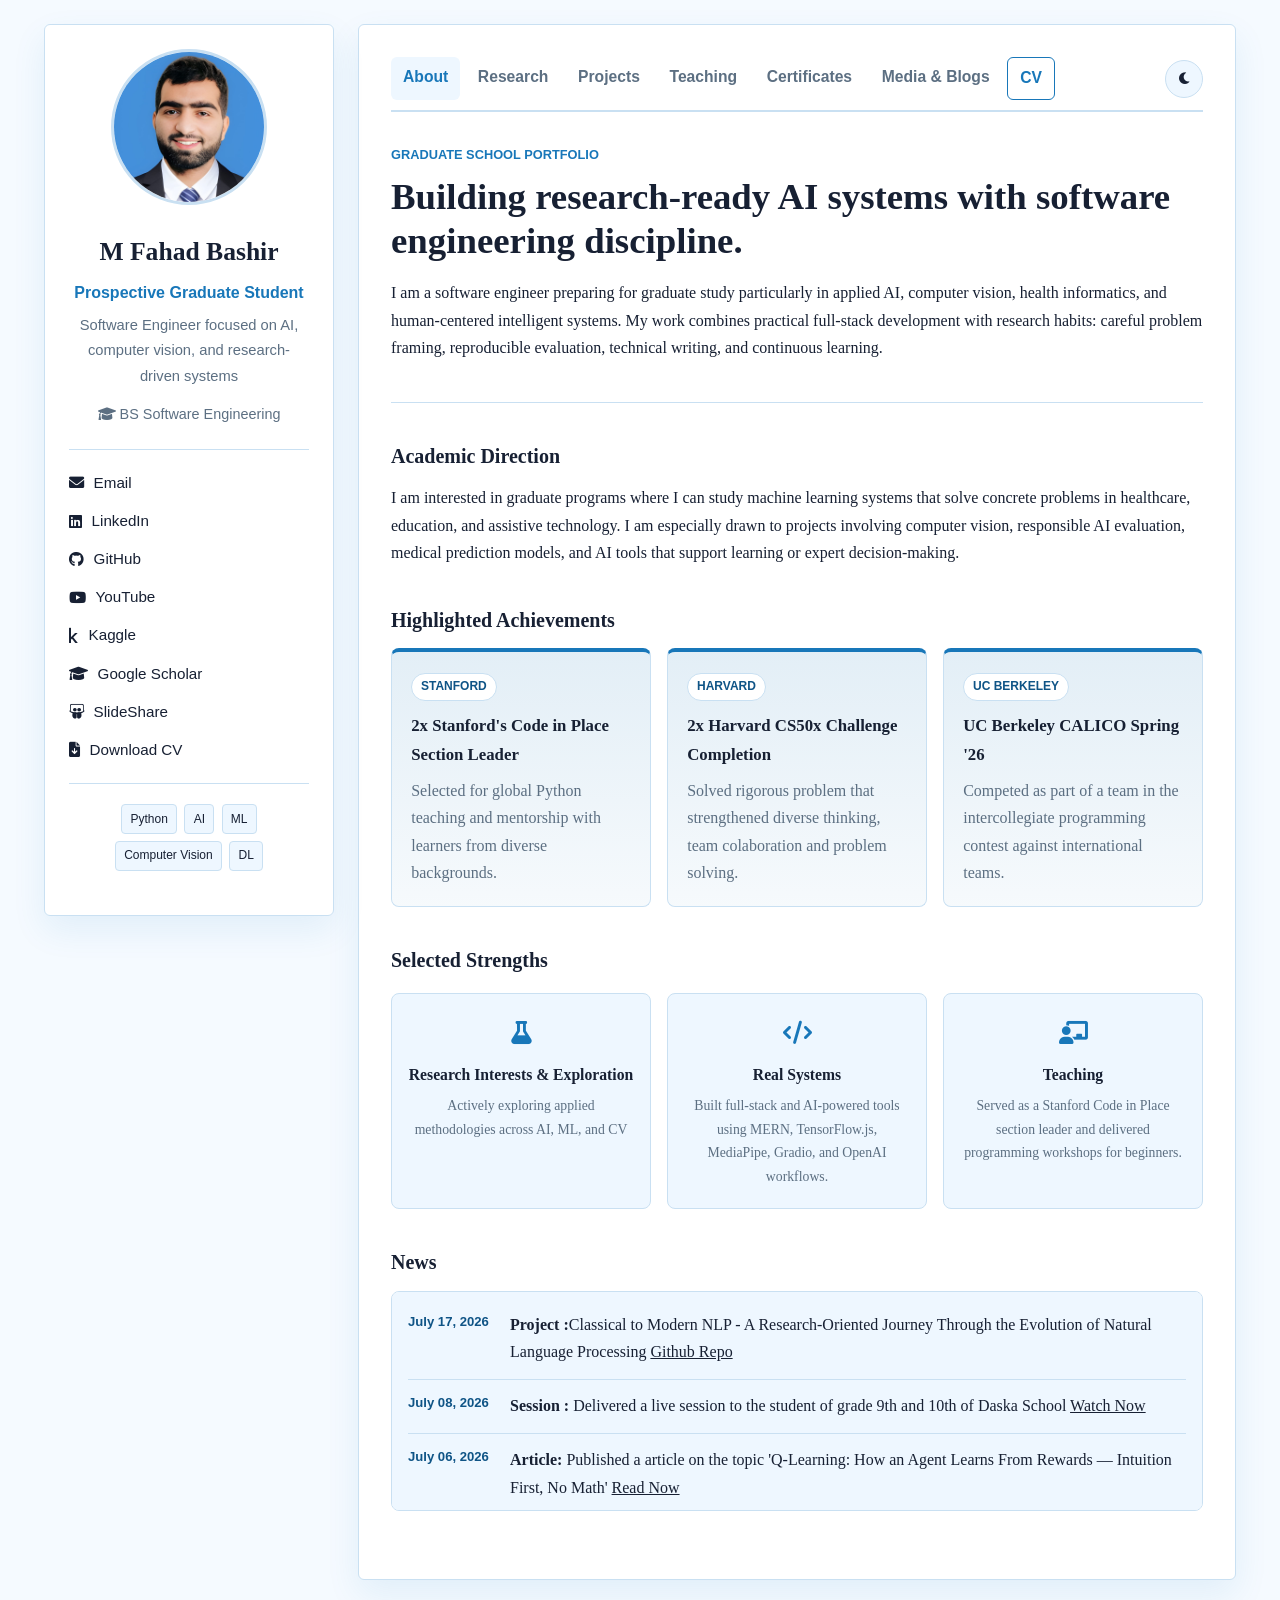
<file: index.html>
<!DOCTYPE html>
<html lang="en">
<head>
    <meta charset="UTF-8">
    <meta name="viewport" content="width=device-width, initial-scale=1.0">
    <title>Muhammad Fahad Bashir | Portfolio</title>
    <link rel="stylesheet" href="style.css">
    <link rel="stylesheet" href="https://cdnjs.cloudflare.com/ajax/libs/font-awesome/6.0.0/css/all.min.css">
    <script src="script.js" defer></script>

    <!-- Google tag (gtag.js) -->
<script async src="https://www.googletagmanager.com/gtag/js?id=G-B8ZJE2GND9"></script>
<script>
  window.dataLayer = window.dataLayer || [];
  function gtag(){dataLayer.push(arguments);}
  gtag('js', new Date());

  gtag('config', 'G-B8ZJE2GND9');
</script>


</head>
<body>
    <div class="portfolio-container">
        <aside class="sidebar">
            <img src="profile.png" alt="Muhammad Fahad Bashir" class="profile-img">
            <h1>M Fahad Bashir</h1>
            <p class="title">Prospective Graduate Student</p>
            <p class="subtitle">Software Engineer focused on AI, computer vision, and research-driven systems</p>
            <p class="institution"><i class="fas fa-graduation-cap"></i> BS Software Engineering</p>

            <div class="contact-links">
                <a href="mailto:bashirfahad789@gmail.com"><i class="fas fa-envelope"></i> Email</a>
                <a href="https://linkedin.com/in/mfahadbashir" target="_blank" rel="noopener"><i class="fab fa-linkedin"></i> LinkedIn</a>
                <a href="https://github.com/muhammadfahd" target="_blank" rel="noopener"><i class="fab fa-github"></i> GitHub</a>
                <a href="https://www.youtube.com/@mfahadbashir45" target="_blank" rel="noopener"><i class="fab fa-youtube"></i> YouTube</a>
                <a href="https://www.kaggle.com/muhammadfahadbashir" target="_blank" rel="noopener"><i class="fab fa-kaggle"></i> Kaggle</a>
                <a href="https://scholar.google.com/citations?view_op=search_authors&mauthors=Muhammad+Fahad+Bashir" target="_blank" rel="noopener"><i class="fas fa-graduation-cap"></i> Google Scholar</a>
                <a href="https://www.slideshare.net/MuhammadFahadBashir3?itemsPerPage=18" target="_blank" rel="noopener"><i class="fab fa-slideshare"></i> SlideShare</a>
                <a href="cv.pdf" download><i class="fas fa-file-arrow-down"></i> Download CV</a>
            </div>

            <div class="tag-cloud">
                <span>Python</span> 
                <span>AI</span>
                <span>ML </span>
                <span>Computer Vision</span>
                <span>DL </span>
            </div>
        </aside>

        <main class="content-area">
            <nav class="tabs-nav" aria-label="Primary navigation">
                <div class="nav-links">
                    <a href="index.html" class="nav-link active">About</a>
                    <a href="research.html" class="nav-link">Research</a>
                    <a href="projects.html" class="nav-link">Projects</a>
                    <a href="workshops.html" class="nav-link">Teaching</a>
                    <a href="certificates.html" class="nav-link">Certificates</a>
                    <a href="gallery.html" class="nav-link">Media & Blogs</a>
                    <a href="cv.pdf" class="nav-link cv-link" download>CV</a>
                </div>
                <button class="theme-toggle" id="theme-toggle" type="button" aria-label="Toggle color theme">
                    <i class="fas fa-moon mode-icon" aria-hidden="true"></i>
                </button>
            </nav>

            <section class="intro-section">
                <p class="eyebrow">Graduate school portfolio</p>
                <h2>Building research-ready AI systems with software engineering discipline.</h2>
                <p>I am a software engineer preparing for graduate study particularly in applied AI, computer vision, health informatics, and human-centered intelligent systems. My work combines practical full-stack development with research habits: careful problem framing, reproducible evaluation, technical writing, and continuous learning.</p>
            </section>

            <section>
                <h3>Academic Direction</h3>
                <p>I am interested in graduate programs where I can study machine learning systems that solve concrete problems in healthcare, education, and assistive technology. I am especially drawn to projects involving computer vision, responsible AI evaluation, medical prediction models, and AI tools that support learning or expert decision-making.</p>
            </section>

            <section>
                <h3>Highlighted Achievements</h3>
                <div class="achievement-strip">
                    <article class="achievement-card">
                        <span class="achievement-source">Stanford</span>
                        <h4>2x Stanford's Code in Place Section Leader</h4>
                        <p>Selected for global Python teaching and mentorship with learners from diverse backgrounds.</p>
                    </article>
                    <article class="achievement-card">
                        <span class="achievement-source">Harvard</span>
                        <h4>2x Harvard CS50x Challenge Completion</h4>
                        <p>Solved rigorous problem that strengthened diverse thinking, team colaboration and problem solving.</p>
                    </article>
                    <article class="achievement-card">
                        <span class="achievement-source">UC Berkeley </span>
                        <h4>UC Berkeley CALICO Spring '26</h4>
    <p>Competed as part of a team in the intercollegiate programming contest against international teams.</p>
                    </article>
                </div>
            </section>


            <section>
                <h3>Selected Strengths</h3>
                <div class="highlights-grid">
                    <div class="highlight-badge">
                        <div class="badge-icon"><i class="fas fa-flask"></i></div>
                       <h4>Research Interests & Exploration</h4>
                    <p>Actively exploring applied methodologies across AI, ML, and CV</p>
                    </div>
                    <div class="highlight-badge">
                        <div class="badge-icon"><i class="fas fa-code"></i></div>
                        <h4>Real Systems</h4>
                        <p>Built full-stack and AI-powered tools using MERN, TensorFlow.js, MediaPipe, Gradio, and OpenAI workflows.</p>
                    </div>
                    <div class="highlight-badge">
                        <div class="badge-icon"><i class="fas fa-chalkboard-teacher"></i></div>
                        <h4>Teaching</h4>
                        <p>Served as a Stanford Code in Place section leader and delivered programming workshops for beginners.</p>
                    </div>
                </div>
            </section>

            <section>
                <h3>News</h3>
                <div class="scrollable-news-container">

                    <div class="news-feed-item">
                    <time datetime="2026-07-17" class="news-date">July 17, 2026</time>
                    <p><strong>Project :</strong>Classical to Modern NLP - A Research-Oriented Journey Through the Evolution of Natural Language Processing <a href="https://github.com/muhammadfahd/classical-to-modern-nlp" target="_blank" rel="noopener" class="news-url"> Github Repo</a></p>
                    </div>

                  
                    <div class="news-feed-item">
                        <time datetime="2026-06-27" class="news-date">July 08, 2026</time>
                        <p><strong>Session :</strong> Delivered a live session to the student of grade 9th and 10th of Daska School  <a href="https://www.youtube.com/watch?v=la88frMdLw4" target="_blank" rel="noopener" class="news-url">Watch Now </a></p>
                    </div>

                    <div class="news-feed-item">
                        <time datetime="2026-06-27" class="news-date">July 06, 2026</time>
                        <p><strong>Article:</strong> Published a article on the topic 'Q-Learning: How an Agent Learns From Rewards — Intuition First, No Math' <a href="https://ml-diaries-by-fahd.hashnode.dev/q-learning-how-an-agent-learns-from-rewards-intuition-first-no-math" target="_blank" rel="noopener" class="news-url">Read Now </a></p>
                    </div>

                    <div class="news-feed-item">
                        <time datetime="2026-06-27" class="news-date">Jun 27, 2026</time>
                        <p><strong>Workshop:</strong> Delivered a live workshop on practical audio processing with machine learning. <a href="https://youtu.be/pgzVqbwaPww" target="_blank" rel="noopener" class="news-url">Watch Recording</a></p>
                    </div>
                    <div class="news-feed-item">
                        <time datetime="2026-06-20" class="news-date">Jun 20, 2026</time>
                        <p><strong>Workshop:</strong> Delivered "Real-Time Object Detection and Image Analysis using YOLO" to 30+ participants. <a href="https://youtu.be/oaAVFo2bmYA" target="_blank" rel="noopener" class="news-url">Watch Recording</a></p>
                    </div>
                    <div class="news-feed-item">
                        <time datetime="2026-04" class="news-date">Apr 2026</time>
                        <p><strong>Mentorship:</strong> Selected for the second time as a Stanford Code in Place section leader and received the certificate. <span class="news-link-pending">Link pending</span></p>
                    </div>
                    <div class="news-feed-item">
                        <time datetime="2026-04" class="news-date">Apr 2026</time>
                        <p><strong>Competition:</strong> Participated with my team in the UC Berkeley CALICO Spring '26 programming contest and received our certificate. <span class="news-link-pending">Link pending</span></p>
                    </div>
                    <div class="news-feed-item">
                        <time datetime="2026-04" class="news-date">Apr 2026</time>
                        <p><strong>Team Challenge:</strong> Participated in Harvard CS50x Puzzle Day 2026 and solved problems with my teammates. <span class="news-link-pending">Link pending</span></p>
                    </div>
                    <div class="news-feed-item">
                        <time datetime="2026-03" class="news-date">Mar 2026</time>
                        <p><strong>Live Coding:</strong> Presented different LeetCode problems in a live Zoom session for a DSA course. <span class="news-link-pending">Link pending</span></p>
                    </div>
                </div>
            </section>
        </main>
    </div>
</body>
</html>
</file>
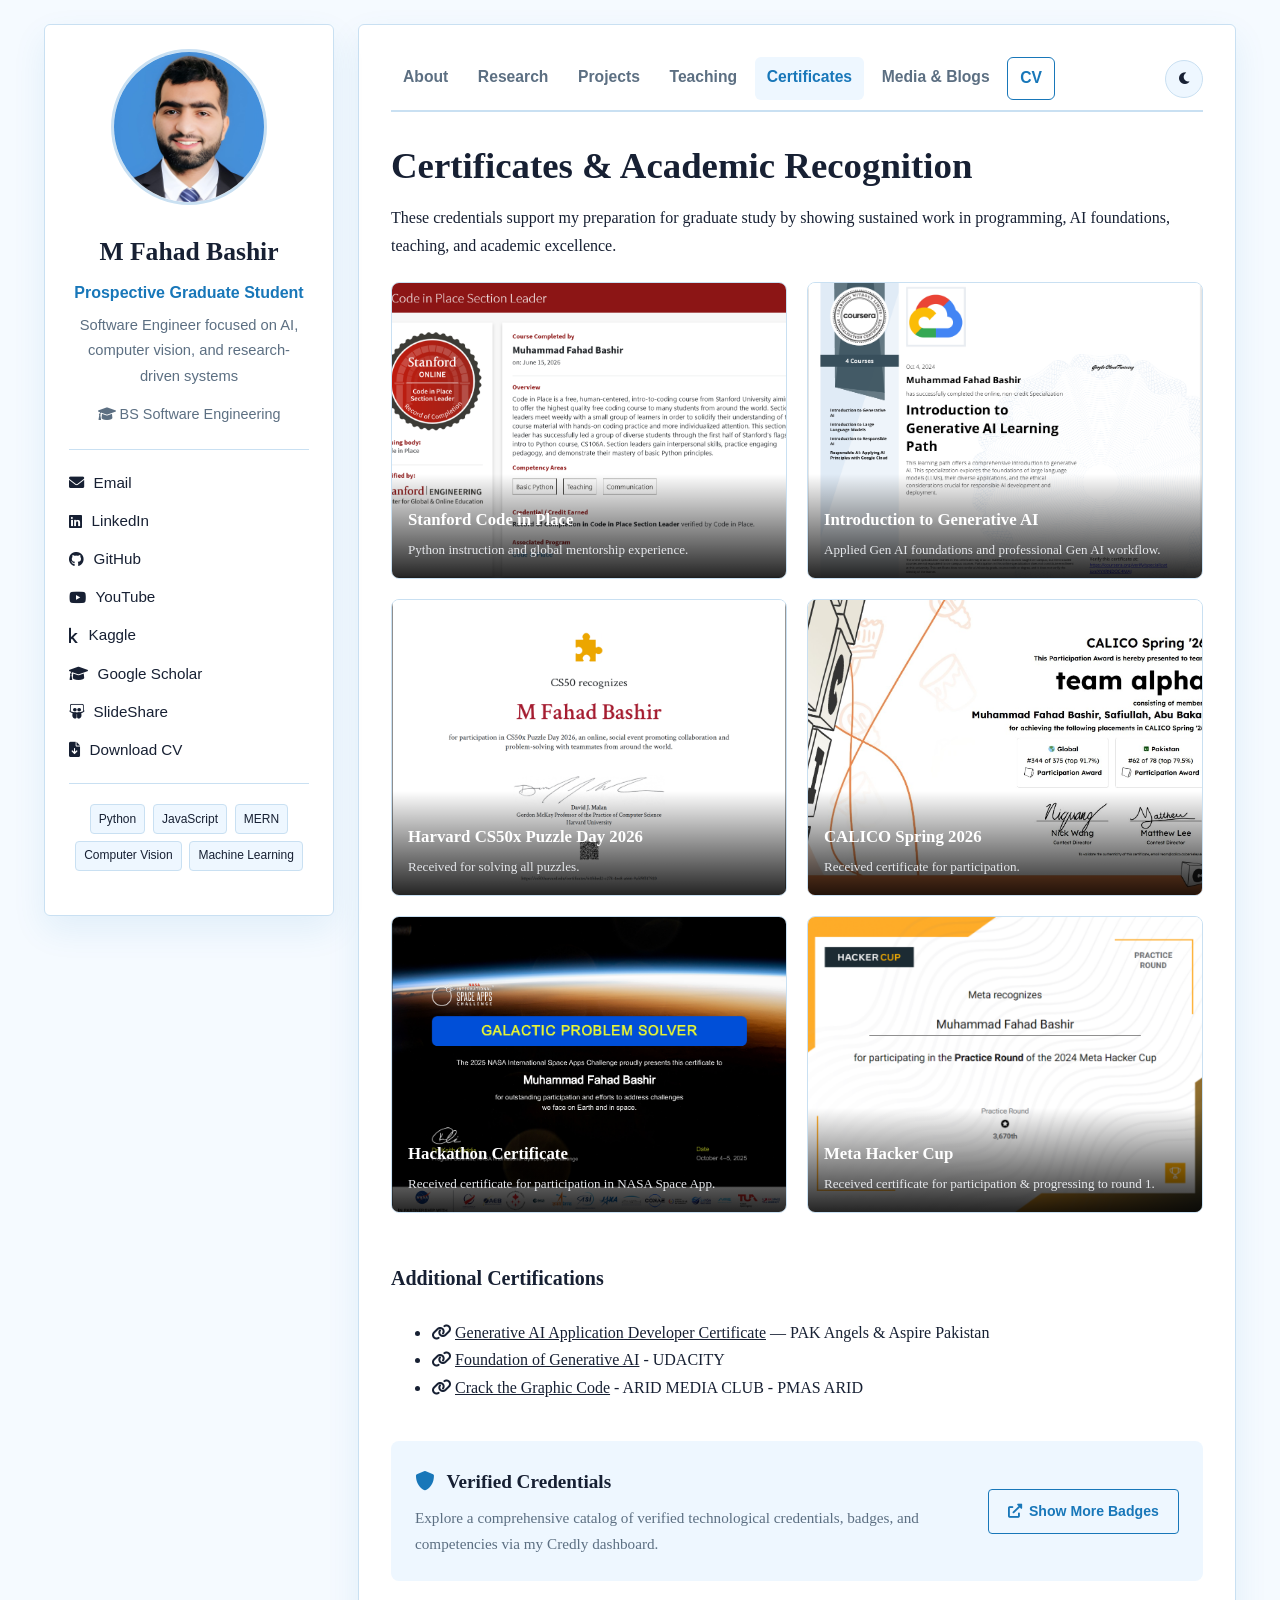
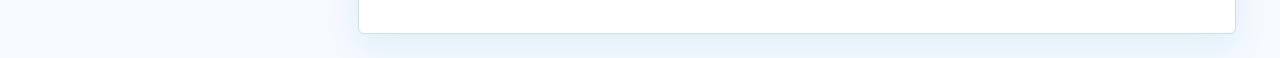
<file: certificates.html>
<!DOCTYPE html>
<html lang="en">
<head>
    <meta charset="UTF-8">
    <meta name="viewport" content="width=device-width, initial-scale=1.0">
    <title>Muhammad Fahad Bashir | Certificates</title>
    <link rel="stylesheet" href="style.css">
    <link rel="stylesheet" href="https://cdnjs.cloudflare.com/ajax/libs/font-awesome/6.0.0/css/all.min.css">
    <script src="script.js" defer></script>


    <!-- Google tag (gtag.js) -->
<script async src="https://www.googletagmanager.com/gtag/js?id=G-B8ZJE2GND9"></script>
<script>
  window.dataLayer = window.dataLayer || [];
  function gtag(){dataLayer.push(arguments);}
  gtag('js', new Date());

  gtag('config', 'G-B8ZJE2GND9');
</script>


</head>
<body>
    <div class="portfolio-container">
        
        <aside class="sidebar">
            <img src="profile.png" alt="Muhammad Fahad Bashir" class="profile-img">
            <h1>M Fahad Bashir</h1>
            <p class="title">Prospective Graduate Student</p>
            <p class="subtitle">Software Engineer focused on AI, computer vision, and research-driven systems</p>
            <p class="institution"><i class="fas fa-graduation-cap"></i> BS Software Engineering</p>

            <div class="contact-links">
                <a href="mailto:bashirfahad789@gmail.com"><i class="fas fa-envelope"></i> Email</a>
                <a href="https://linkedin.com/in/mfahadbashir" target="_blank" rel="noopener"><i class="fab fa-linkedin"></i> LinkedIn</a>
                <a href="https://github.com/mfahadbashir" target="_blank" rel="noopener"><i class="fab fa-github"></i> GitHub</a>
                <a href="https://www.youtube.com/@mfahadbashir" target="_blank" rel="noopener"><i class="fab fa-youtube"></i> YouTube</a>
                <a href="https://www.kaggle.com/muhammadfahadbashir" target="_blank" rel="noopener"><i class="fab fa-kaggle"></i> Kaggle</a>
                <a href="https://scholar.google.com/citations?view_op=search_authors&mauthors=Muhammad+Fahad+Bashir" target="_blank" rel="noopener"><i class="fas fa-graduation-cap"></i> Google Scholar</a>
                <a href="https://www.slideshare.net/MuhammadFahadBashir3?itemsPerPage=18" target="_blank" rel="noopener"><i class="fab fa-slideshare"></i> SlideShare</a>
                <a href="cv.pdf" download><i class="fas fa-file-arrow-down"></i> Download CV</a>
            </div>

            <div class="tag-cloud">
                <span>Python</span><span>JavaScript</span><span>MERN</span><span>Computer Vision</span><span>Machine Learning</span>
            </div>
        </aside>

        <main class="content-area">
            
            <nav class="tabs-nav" aria-label="Primary navigation">
                <div class="nav-links">
                    <a href="index.html" class="nav-link">About</a>
                    <a href="research.html" class="nav-link">Research</a>
                    <a href="projects.html" class="nav-link">Projects</a>
                    <a href="workshops.html" class="nav-link">Teaching</a>
                    <a href="certificates.html" class="nav-link active">Certificates</a>
                    <a href="gallery.html" class="nav-link">Media & Blogs</a>
                    <a href="cv.pdf" class="nav-link cv-link" download>CV</a>
                </div>
                <button class="theme-toggle" id="theme-toggle" type="button" aria-label="Toggle color theme">
                    <i class="fas fa-moon mode-icon" aria-hidden="true"></i>
                </button>
            </nav>

            <h2>Certificates & Academic Recognition</h2>
            <p>These credentials support my preparation for graduate study by showing sustained work in programming, AI foundations, teaching, and academic excellence.</p>

            <div class="media-grid">
                
                <div class="media-wrapper">
                    <img src="./certificates/stanford-cert.png" alt="Stanford Code in Place Mentor Certificate" class="cert-img">
                    <div class="media-overlay">
                        <h5>Stanford Code in Place</h5>
                        <p>Python instruction and global mentorship experience.</p>
                    </div>
                </div>

                <div class="media-wrapper">
                    <img src="./certificates/google-ai-cert.png" alt="Google AI Essentials Certification" class="cert-img">
                    <div class="media-overlay">
                        <h5>Introduction to Generative AI</h5>
                        <p>Applied Gen AI foundations and professional Gen AI workflow.</p>
                    </div>
                </div>

                <div class="media-wrapper">
                    <img src="./certificates/harvard-cert.png" alt="Harvard CS50x Puzzle Day 2026" class="cert-img">
                    <div class="media-overlay">
                        <h5>Harvard CS50x Puzzle Day 2026</h5>
                        <p>Received for solving all puzzles.</p>
                    </div>
                </div>

                <div class="media-wrapper">
                    <img src="./certificates/uc-cert.jpeg" alt="UC Certificate" class="cert-img">
                    <div class="media-overlay">
                        <h5>CALICO Spring 2026</h5>
                        <p>Received certificate for participation.</p>
                    </div>
                </div>

                <div class="media-wrapper">
                    <img src="./certificates/nasa-cert.png" alt="NASA Space App" class="cert-img">
                    <div class="media-overlay">
                        <h5>Hackathon Certificate</h5>
                        <p>Received certificate for participation in NASA Space App.</p>
                    </div>
                </div>

                <div class="media-wrapper">
                    <img src="./certificates/meta-cup-cert.png" alt="Meta Hacker Cup" class="cert-img">
                    <div class="media-overlay">
                        <h5>Meta Hacker Cup</h5>
                        <p>Received certificate for participation & progressing to round 1.</p>
                    </div>
                </div>

            </div> <div class="additional-certs-section" style="margin-top: 3rem;">
                <h3 style="border-bottom: 1px solid var(--border-color); padding-bottom: 0.5rem;">Additional Certifications</h3>
                
                <ul class="cert-text-list">
                    <li>
                        <i class="fas fa-link list-icon"></i> 
                        <a href="https://drive.google.com/file/d/1lgJNT4p7D6fuJayMBsZOApR-OrPkvg1E/view?usp=sharing" target="_blank" rel="noopener">Generative AI Application Developer Certificate</a> 
                        <span class="cert-vendor">— PAK Angels & Aspire Pakistan</span>
                    </li>
                    <li>
                        <i class="fas fa-link list-icon"></i> 
                        <a href="https://drive.google.com/file/d/1MctVsHLx--lwJQ7RAhelNxorUIL-YCIE/view?usp=sharing" target="_blank" rel="noopener">Foundation of Generative AI</a> 
                        <span class="cert-vendor"> - UDACITY</span>
                    </li>
                    <li>
                        <i class="fas fa-link list-icon"></i> 
                        <a href="https://drive.google.com/file/d/1Zk8g0KGYfRt7ZJKCh3MU5BhJU9yhhB4O/view?usp=sharing" target="_blank" rel="noopener">Crack the Graphic Code</a> 
                        <span class="cert-vendor"> - ARID MEDIA CLUB - PMAS ARID</span>
                    </li>
                </ul>
            </div>
            
            <div class="item-card verification-banner" style="margin-top: 2.5rem; display: flex; align-items: center; justify-content: space-between; gap: 1.5rem; padding: 1.5rem; border: 1px solid var(--border-color); border-radius: 8px;">
                <div class="banner-text">
                    <h3 style="margin: 0 0 0.4rem 0; font-size: 1.2rem; color: var(--text-main);"><i class="fas fa-shield-alt" style="color: var(--accent); margin-right: 0.5rem;"></i> Verified Credentials</h3>
                    <p style="margin: 0; font-size: 0.95rem; color: var(--text-muted);">Explore a comprehensive catalog of verified technological credentials, badges, and competencies via my Credly dashboard.</p>
                </div>
                <a href="https://www.credly.com/users/muhammad-fahad-bashir.72932968/badges/credly" target="_blank" rel="noopener" class="btn-action banner-btn" style="white-space: nowrap; margin-top: 0; padding: 0.6rem 1.2rem; text-decoration: none; border: 1px solid var(--accent); color: var(--accent); border-radius: 4px; font-weight: 600;">
                    <i class="fas fa-external-link-alt"></i> Show More Badges
                </a>
            </div>
        
        </main> </div> </body>
</html>
</file>
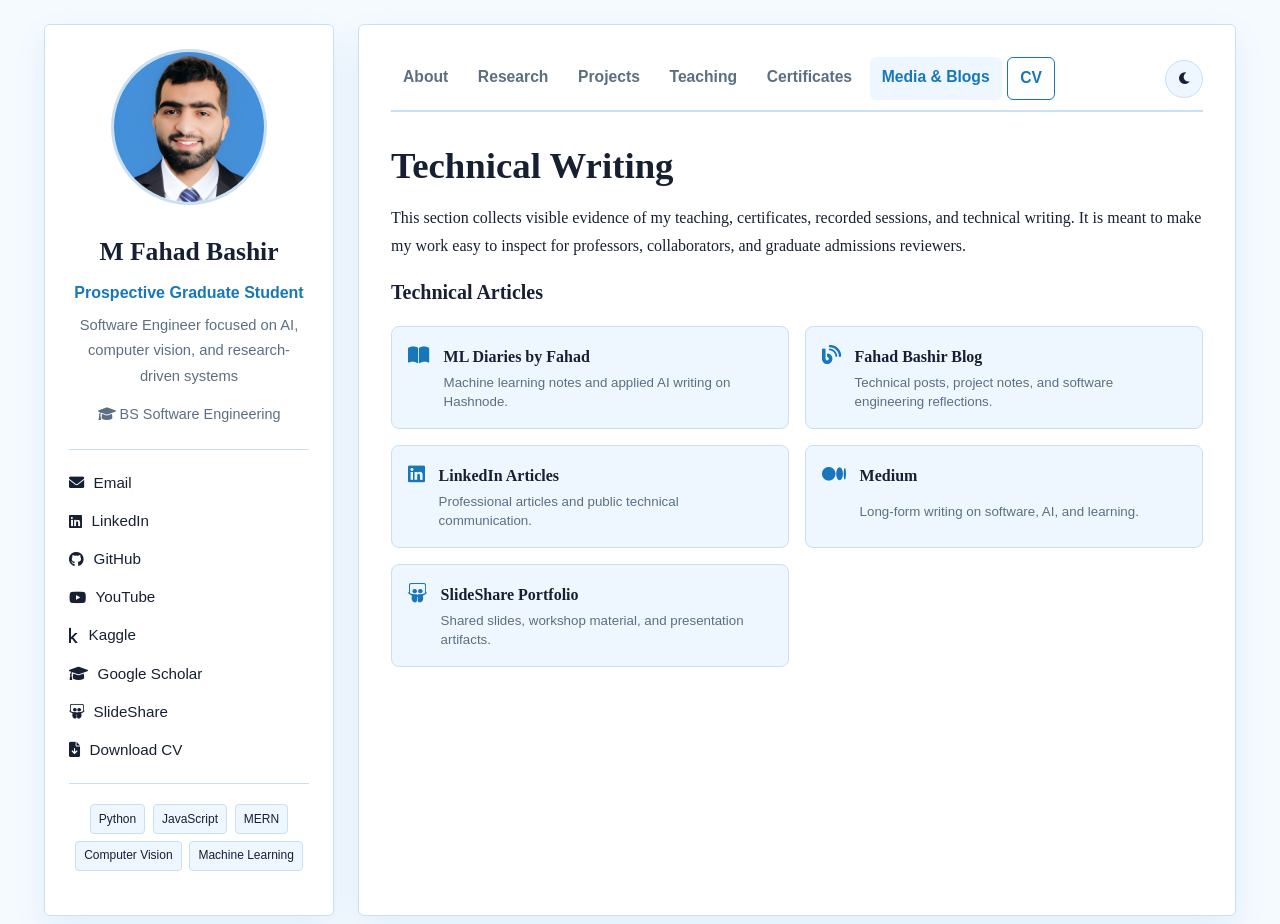
<file: gallery.html>
<!DOCTYPE html>
<html lang="en">
<head>
    <meta charset="UTF-8">
    <meta name="viewport" content="width=device-width, initial-scale=1.0">
    <title>Muhammad Fahad Bashir | Media & Blogs</title>
    <link rel="stylesheet" href="style.css">
    <link rel="stylesheet" href="https://cdnjs.cloudflare.com/ajax/libs/font-awesome/6.0.0/css/all.min.css">
    <script src="script.js" defer></script>

    <!-- Google tag (gtag.js) -->
<script async src="https://www.googletagmanager.com/gtag/js?id=G-B8ZJE2GND9"></script>
<script>
  window.dataLayer = window.dataLayer || [];
  function gtag(){dataLayer.push(arguments);}
  gtag('js', new Date());

  gtag('config', 'G-B8ZJE2GND9');
</script>


</head>
<body>
    <div class="portfolio-container">
        <aside class="sidebar">
            <img src="profile.png" alt="Muhammad Fahad Bashir" class="profile-img">
            <h1>M Fahad Bashir</h1>
            <p class="title">Prospective Graduate Student</p>
            <p class="subtitle">Software Engineer focused on AI, computer vision, and research-driven systems</p>
            <p class="institution"><i class="fas fa-graduation-cap"></i> BS Software Engineering</p>

            <div class="contact-links">
                <a href="mailto:bashirfahad789@gmail.com"><i class="fas fa-envelope"></i> Email</a>
                <a href="https://linkedin.com/in/mfahadbashir" target="_blank" rel="noopener"><i class="fab fa-linkedin"></i> LinkedIn</a>
                <a href="https://github.com/mfahadbashir" target="_blank" rel="noopener"><i class="fab fa-github"></i> GitHub</a>
                <a href="https://www.youtube.com/@mfahadbashir" target="_blank" rel="noopener"><i class="fab fa-youtube"></i> YouTube</a>
                <a href="https://www.kaggle.com/muhammadfahadbashir" target="_blank" rel="noopener"><i class="fab fa-kaggle"></i> Kaggle</a>
                <a href="https://scholar.google.com/citations?view_op=search_authors&mauthors=Muhammad+Fahad+Bashir" target="_blank" rel="noopener"><i class="fas fa-graduation-cap"></i> Google Scholar</a>
                <a href="https://www.slideshare.net/MuhammadFahadBashir3?itemsPerPage=18" target="_blank" rel="noopener"><i class="fab fa-slideshare"></i> SlideShare</a>
                <a href="cv.pdf" download><i class="fas fa-file-arrow-down"></i> Download CV</a>
            </div>

            <div class="tag-cloud">
                <span>Python</span><span>JavaScript</span><span>MERN</span><span>Computer Vision</span><span>Machine Learning</span>
            </div>
        </aside>

        <main class="content-area">
            <nav class="tabs-nav" aria-label="Primary navigation">
                <div class="nav-links">
                    <a href="index.html" class="nav-link">About</a>
                    <a href="research.html" class="nav-link">Research</a>
                    <a href="projects.html" class="nav-link">Projects</a>
                    <a href="workshops.html" class="nav-link">Teaching</a>
                    <a href="certificates.html" class="nav-link">Certificates</a>
                    <a href="gallery.html" class="nav-link active">Media & Blogs</a>
                    <a href="cv.pdf" class="nav-link cv-link" download>CV</a>
                </div>
                <button class="theme-toggle" id="theme-toggle" type="button" aria-label="Toggle color theme">
                    <i class="fas fa-moon mode-icon" aria-hidden="true"></i>
                </button>
            </nav>

            <h2>Technical Writing</h2>
            <p>This section collects visible evidence of my teaching, certificates, recorded sessions, and technical writing. It is meant to make my work easy to inspect for professors, collaborators, and graduate admissions reviewers.</p>

            <section>
                <h3>Technical Articles</h3>
                <div class="resource-grid">
                    <a class="resource-card" href="https://ml-diaries-by-fahd.hashnode.dev/" target="_blank" rel="noopener">
                        <i class="fas fa-book-open"></i>
                        <span>ML Diaries by Fahad</span>
                        <small>Machine learning notes and applied AI writing on Hashnode.</small>
                    </a>
                    <a class="resource-card" href="https://mfahadbashir.hashnode.dev/" target="_blank" rel="noopener">
                        <i class="fas fa-blog"></i>
                        <span>Fahad Bashir Blog</span>
                        <small>Technical posts, project notes, and software engineering reflections.</small>
                    </a>
                    <a class="resource-card" href="https://www.linkedin.com/in/mfahadbashir/recent-activity/articles/" target="_blank" rel="noopener">
                        <i class="fab fa-linkedin"></i>
                        <span>LinkedIn Articles</span>
                        <small>Professional articles and public technical communication.</small>
                    </a>
                    <a class="resource-card" href="https://medium.com/@mfahadbashir" target="_blank" rel="noopener">
                        <i class="fab fa-medium"></i>
                        <span>Medium</span>
                        <small>Long-form writing on software, AI, and learning.</small>
                    </a>
                    <a class="resource-card" href="https://www.slideshare.net/MuhammadFahadBashir3?itemsPerPage=18" target="_blank" rel="noopener">
                        <i class="fab fa-slideshare"></i>
                        <span>SlideShare Portfolio</span>
                        <small>Shared slides, workshop material, and presentation artifacts.</small>
                    </a>
                </div>
            </section>

            <!-- <section>
                <h3>Gallery</h3>
                <div class="media-grid">
                    <div class="media-wrapper placeholder-media">
                        <div class="placeholder-icon"><i class="fas fa-video"></i></div>
                        <div class="media-overlay">
                            <h5>Recording Screenshot</h5>
                            <p>Add screenshots from live Python, SQA, or DSA teaching recordings.</p>
                        </div>
                    </div>

                    <div class="media-wrapper placeholder-media">
                        <div class="placeholder-icon"><i class="fas fa-chalkboard-teacher"></i></div>
                        <div class="media-overlay">
                            <h5>Workshop Session</h5>
                            <p>Add a class screenshot, slide capture, or mentoring-session image.</p>
                        </div>
                    </div>

                    <div class="media-wrapper placeholder-media">
                        <div class="placeholder-icon"><i class="fas fa-award"></i></div>
                        <div class="media-overlay">
                            <h5>Stanford Code in Place</h5>
                            <p>Certificate or recognition image for global Python mentorship.</p>
                        </div>
                    </div>

                    <div class="media-wrapper placeholder-media">
                        <div class="placeholder-icon"><i class="fas fa-certificate"></i></div>
                        <div class="media-overlay">
                            <h5>Google AI Essentials</h5>
                            <p>Certificate image for applied AI foundations.</p>
                        </div>
                    </div>
                </div>
            </section> -->
        
        
        </main>
    </div>
</body>
</html>
</file>
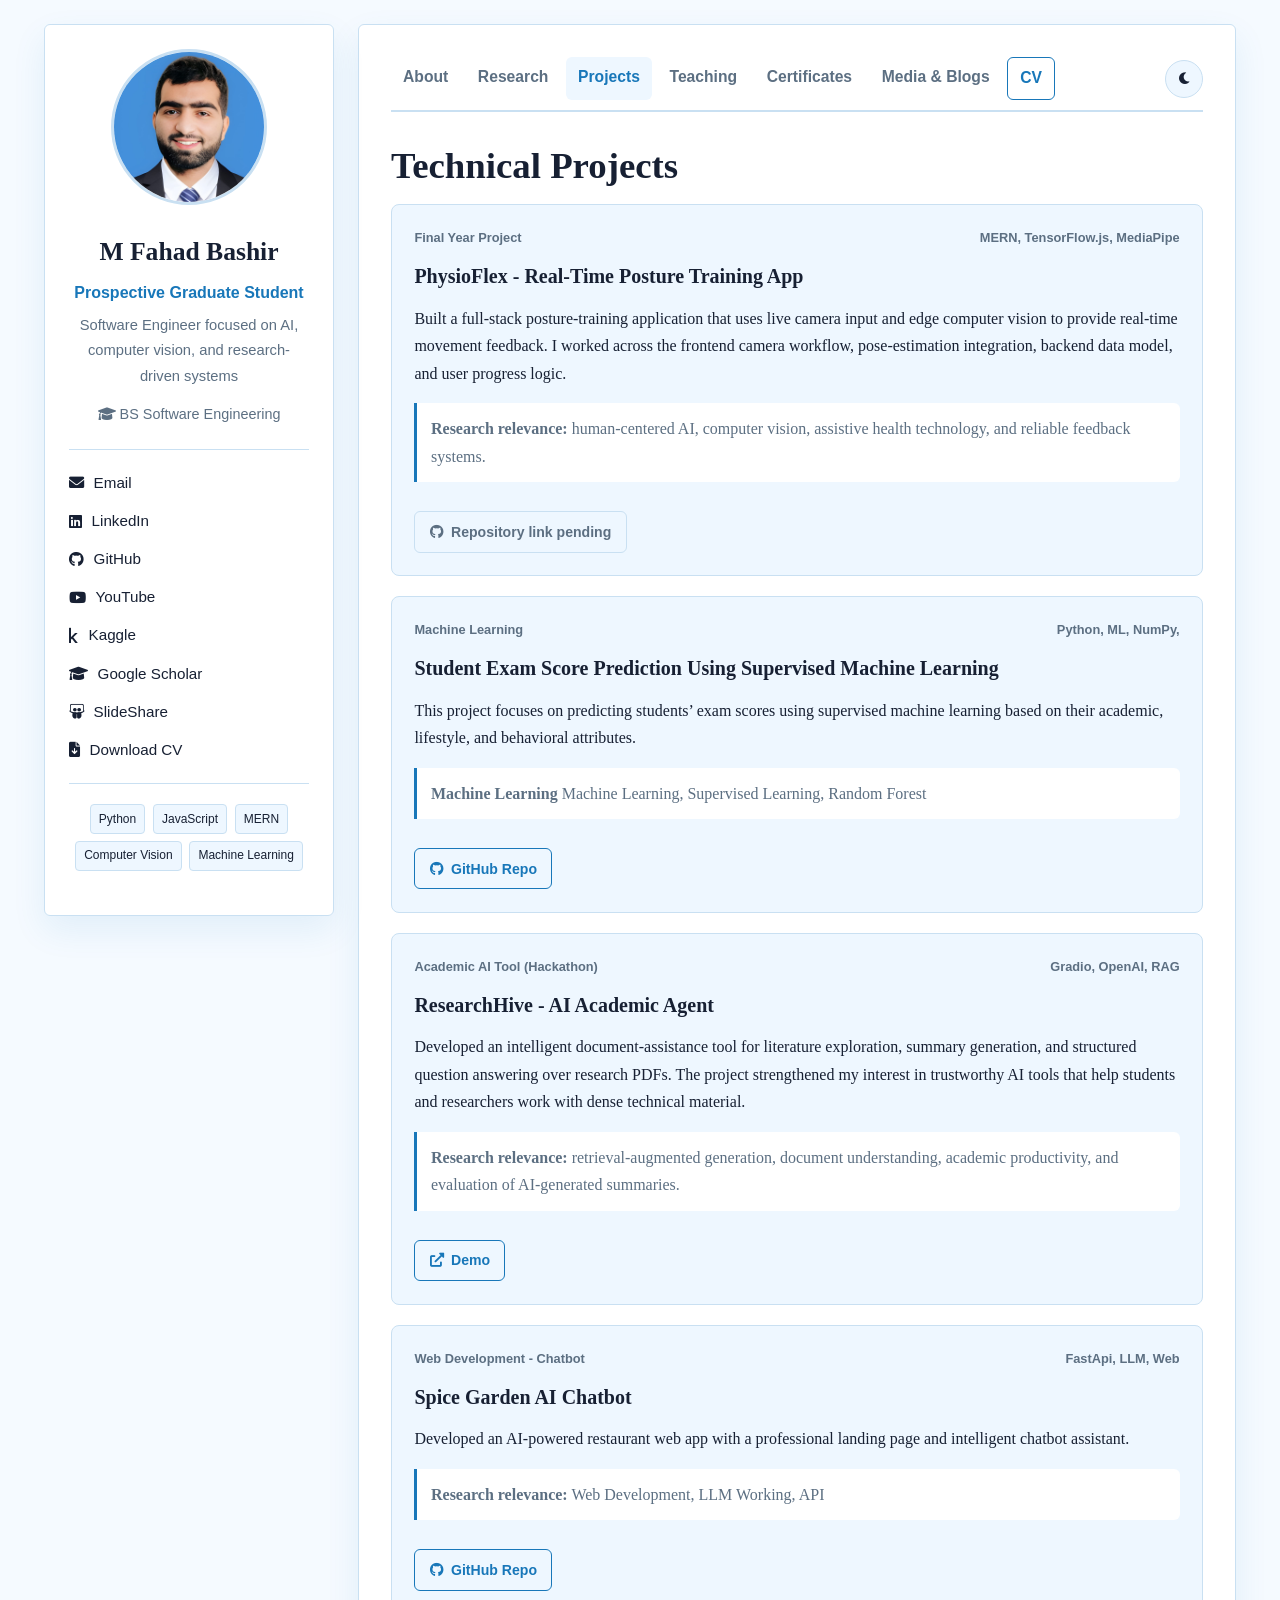
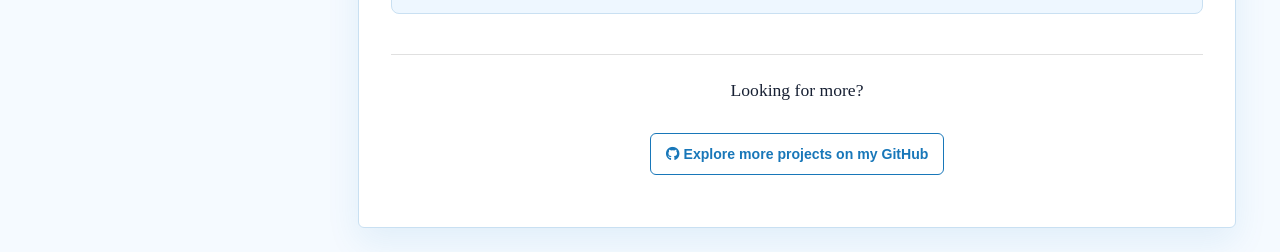
<file: projects.html>
<!DOCTYPE html>
<html lang="en">
<head>
    <meta charset="UTF-8">
    <meta name="viewport" content="width=device-width, initial-scale=1.0">
    <title>Muhammad Fahad Bashir | Projects</title>
    <link rel="stylesheet" href="style.css">
    <link rel="stylesheet" href="https://cdnjs.cloudflare.com/ajax/libs/font-awesome/6.0.0/css/all.min.css">
    <script src="script.js" defer></script>

    <!-- Google tag (gtag.js) -->
<script async src="https://www.googletagmanager.com/gtag/js?id=G-B8ZJE2GND9"></script>
<script>
  window.dataLayer = window.dataLayer || [];
  function gtag(){dataLayer.push(arguments);}
  gtag('js', new Date());

  gtag('config', 'G-B8ZJE2GND9');
</script>


</head>
<body>
    <div class="portfolio-container">
        <aside class="sidebar">
            <img src="profile.png" alt="Muhammad Fahad Bashir" class="profile-img">
            <h1>M Fahad Bashir</h1>
            <p class="title">Prospective Graduate Student</p>
             <p class="subtitle">Software Engineer focused on AI, computer vision, and research-driven systems</p>
            <p class="institution"><i class="fas fa-graduation-cap"></i> BS Software Engineering</p>

            <div class="contact-links">
                <a href="mailto:bashirfahad789@gmail.com"><i class="fas fa-envelope"></i> Email</a>
                <a href="https://linkedin.com/in/mfahadbashir" target="_blank" rel="noopener"><i class="fab fa-linkedin"></i> LinkedIn</a>
                <a href="https://github.com/mfahadbashir" target="_blank" rel="noopener"><i class="fab fa-github"></i> GitHub</a>
                <a href="https://www.youtube.com/@mfahadbashir" target="_blank" rel="noopener"><i class="fab fa-youtube"></i> YouTube</a>
                <a href="https://www.kaggle.com/muhammadfahadbashir" target="_blank" rel="noopener"><i class="fab fa-kaggle"></i> Kaggle</a>
                <a href="https://scholar.google.com/citations?view_op=search_authors&mauthors=Muhammad+Fahad+Bashir" target="_blank" rel="noopener"><i class="fas fa-graduation-cap"></i> Google Scholar</a>
                <a href="https://www.slideshare.net/MuhammadFahadBashir3?itemsPerPage=18" target="_blank" rel="noopener"><i class="fab fa-slideshare"></i> SlideShare</a>
                <a href="cv.pdf" download><i class="fas fa-file-arrow-down"></i> Download CV</a>
            </div>

            <div class="tag-cloud">
                <span>Python</span><span>JavaScript</span><span>MERN</span><span>Computer Vision</span><span>Machine Learning</span>
            </div>
        </aside>

        <main class="content-area">
            <nav class="tabs-nav" aria-label="Primary navigation">
                <div class="nav-links">
                    <a href="index.html" class="nav-link">About</a>
                    <a href="research.html" class="nav-link">Research</a>
                    <a href="projects.html" class="nav-link active">Projects</a>
                    <a href="workshops.html" class="nav-link">Teaching</a>
                    <a href="certificates.html" class="nav-link">Certificates</a>
                    <a href="gallery.html" class="nav-link">Media & Blogs</a>
                    <a href="cv.pdf" class="nav-link cv-link" download>CV</a>
                </div>
                <button class="theme-toggle" id="theme-toggle" type="button" aria-label="Toggle color theme">
                    <i class="fas fa-moon mode-icon" aria-hidden="true"></i>
                </button>
            </nav>

            <h2>Technical Projects</h2>

            <div class="item-card">
                <div class="item-meta"><span>Final Year Project</span><span>MERN, TensorFlow.js, MediaPipe</span></div>
                <h3>PhysioFlex - Real-Time Posture Training App</h3>
                <p>Built a full-stack posture-training application that uses live camera input and edge computer vision to provide real-time movement feedback. I worked across the frontend camera workflow, pose-estimation integration, backend data model, and user progress logic.</p>
                <p class="project-note"><strong>Research relevance:</strong> human-centered AI, computer vision, assistive health technology, and reliable feedback systems.</p>
                <span class="btn-action disabled"><i class="fab fa-github"></i> Repository link pending</span>
            </div>


            <div class="item-card">
                <div class="item-meta"><span>Machine Learning</span><span>Python, ML, NumPy, </span></div>
                <h3>Student Exam Score Prediction Using Supervised Machine Learning</h3>
                <p>This project focuses on predicting students’ exam scores using supervised machine learning based on their academic, lifestyle, and behavioral attributes. </p>
                <p class="project-note"><strong>Machine Learning</strong> Machine Learning, Supervised Learning, Random Forest</p>
                <a href="https://github.com/muhammadfahd/Student-Exam-Score-Prediction-Using-Supervised-Machine-Learning-Random-Forest-Regression-" target="_blank" rel="noopener noreferrer" class="btn-action">
                <i class="fab fa-github"></i> GitHub Repo
                </a>
            </div>







            <div class="item-card">
                <div class="item-meta"><span>Academic AI Tool (Hackathon)</span><span>Gradio, OpenAI, RAG</span></div>
                <h3>ResearchHive - AI Academic Agent</h3>
                <p>Developed an intelligent document-assistance tool for literature exploration, summary generation, and structured question answering over research PDFs. The project strengthened my interest in trustworthy AI tools that help students and researchers work with dense technical material.</p>
                <p class="project-note"><strong>Research relevance:</strong> retrieval-augmented generation, document understanding, academic productivity, and evaluation of AI-generated summaries.</p>
                <a href="https://lablab.ai/ai-hackathons/strawberry-reasoning-with-o1/team-alpha/researchhive" target="_blank" rel="noopener noreferrer" class="btn-action">
                    <i class="fas fa-external-link-alt"></i> Demo
                </a>
            </div>

            <div class="item-card">
                <div class="item-meta"><span>Web Development - Chatbot</span><span>FastApi, LLM, Web</span></div>
                <h3>Spice Garden AI Chatbot</h3>
                <p>Developed an AI-powered restaurant web app with a professional landing page and intelligent chatbot assistant.</p>
                <p class="project-note"><strong>Research relevance:</strong> Web Development, LLM Working, API</p>
                <a href="https://github.com/muhammadfahd/spice-garden-chatbot" target="_blank" rel="noopener noreferrer" class="btn-action">
                    <i class="fab fa-github"></i> GitHub Repo
                </a>
            </div>

            <!-- New GitHub callout section -->
            <div class="more-projects-callout" style="text-align: center; margin-top: 40px; padding: 20px; border-top: 1px solid var(--border-color, #e0e0e0);">
                <p style="font-size: 1.1rem; margin-bottom: 15px;">Looking for more?</p>
                <a href="https://github.com/muhammadfahd" target="_blank" rel="noopener noreferrer" class="btn-action" style="display: inline-block;">
                    <i class="fab fa-github"></i> Explore more projects on my GitHub
                </a>
            </div>

        </main>

    
    </div>
    
</body>
</html>
</file>
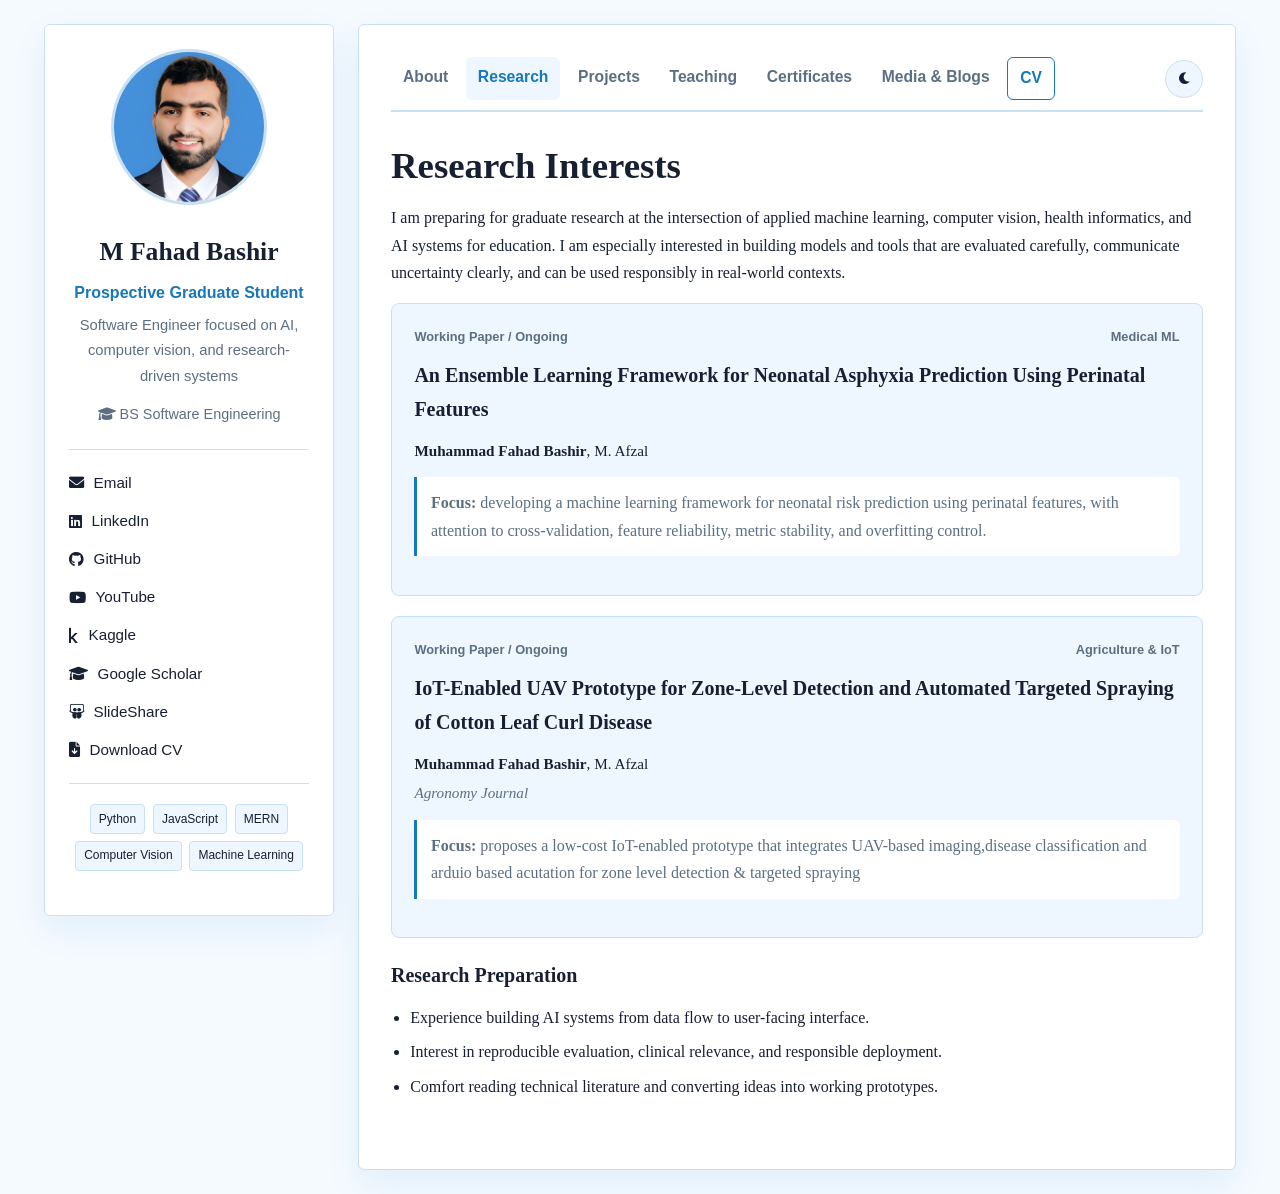
<file: research.html>
<!DOCTYPE html>
<html lang="en">
<head>
    <meta charset="UTF-8">
    <meta name="viewport" content="width=device-width, initial-scale=1.0">
    <title>Muhammad Fahad Bashir | Research</title>
    <link rel="stylesheet" href="style.css">
    <link rel="stylesheet" href="https://cdnjs.cloudflare.com/ajax/libs/font-awesome/6.0.0/css/all.min.css">
    <script src="script.js" defer></script>

    <!-- Google tag (gtag.js) -->
<script async src="https://www.googletagmanager.com/gtag/js?id=G-B8ZJE2GND9"></script>
<script>
  window.dataLayer = window.dataLayer || [];
  function gtag(){dataLayer.push(arguments);}
  gtag('js', new Date());

  gtag('config', 'G-B8ZJE2GND9');
</script>


</head>
<body>
    <div class="portfolio-container">
        <aside class="sidebar">
            <img src="profile.png" alt="Muhammad Fahad Bashir" class="profile-img">
            <h1>M Fahad Bashir</h1>
            <p class="title">Prospective Graduate Student</p>
            <p class="subtitle">Software Engineer focused on AI, computer vision, and research-driven systems</p>
            <p class="institution"><i class="fas fa-graduation-cap"></i> BS Software Engineering</p>

            <div class="contact-links">
                <a href="mailto:bashirfahad789@gmail.com"><i class="fas fa-envelope"></i> Email</a>
                <a href="https://linkedin.com/in/mfahadbashir" target="_blank" rel="noopener"><i class="fab fa-linkedin"></i> LinkedIn</a>
                <a href="https://github.com/mfahadbashir" target="_blank" rel="noopener"><i class="fab fa-github"></i> GitHub</a>
                <a href="https://www.youtube.com/@mfahadbashir" target="_blank" rel="noopener"><i class="fab fa-youtube"></i> YouTube</a>
                <a href="https://www.kaggle.com/muhammadfahadbashir" target="_blank" rel="noopener"><i class="fab fa-kaggle"></i> Kaggle</a>
                <a href="https://scholar.google.com/citations?view_op=search_authors&mauthors=Muhammad+Fahad+Bashir" target="_blank" rel="noopener"><i class="fas fa-graduation-cap"></i> Google Scholar</a>
                <a href="https://www.slideshare.net/MuhammadFahadBashir3?itemsPerPage=18" target="_blank" rel="noopener"><i class="fab fa-slideshare"></i> SlideShare</a>
                <a href="cv.pdf" download><i class="fas fa-file-arrow-down"></i> Download CV</a>
            </div>

            <div class="tag-cloud">
                <span>Python</span><span>JavaScript</span><span>MERN</span><span>Computer Vision</span><span>Machine Learning</span>
            </div>
        </aside>

        <main class="content-area">
            <nav class="tabs-nav" aria-label="Primary navigation">
                <div class="nav-links">
                    <a href="index.html" class="nav-link">About</a>
                    <a href="research.html" class="nav-link active">Research</a>
                    <a href="projects.html" class="nav-link">Projects</a>
                    <a href="workshops.html" class="nav-link">Teaching</a>
                    <a href="certificates.html" class="nav-link">Certificates</a>
                    <a href="gallery.html" class="nav-link">Media & Blogs</a>
                    <a href="cv.pdf" class="nav-link cv-link" download>CV</a>
                </div>
                <button class="theme-toggle" id="theme-toggle" type="button" aria-label="Toggle color theme">
                    <i class="fas fa-moon mode-icon" aria-hidden="true"></i>
                </button>
            </nav>

            <h2>Research Interests</h2>
            <p>I am preparing for graduate research at the intersection of applied machine learning, computer vision, health informatics, and AI systems for education. I am especially interested in building models and tools that are evaluated carefully, communicate uncertainty clearly, and can be used responsibly in real-world contexts.</p>

            <div class="item-card">
                <div class="item-meta"><span>Working Paper / Ongoing</span><span>Medical ML</span></div>
                <h3>An Ensemble Learning Framework for Neonatal Asphyxia Prediction Using Perinatal Features</h3>
                <p class="authors"><strong>Muhammad Fahad Bashir</strong>, M. Afzal</p>
                <p class="venue"><em></em></p>
                <p class="project-note"><strong>Focus:</strong> developing a machine learning framework for neonatal risk prediction using perinatal features, with attention to cross-validation, feature reliability, metric stability, and overfitting control.</p>
            </div>

            <div class="item-card">
                <div class="item-meta"><span>Working Paper / Ongoing</span><span>Agriculture & IoT </span></div>
                <h3>IoT-Enabled UAV Prototype for Zone-Level Detection and Automated Targeted Spraying of Cotton Leaf Curl Disease</h3>
                <p class="authors"><strong>Muhammad Fahad Bashir</strong>, M. Afzal</p>
                <p class="venue"><em>Agronomy Journal</em></p>
                <p class="project-note"><strong>Focus:</strong> proposes a low-cost IoT-enabled prototype that integrates UAV-based imaging,disease classification and arduio based acutation for zone level detection & targeted spraying</p>
            </div>



            <section>
                <h3>Research Preparation</h3>
                <ul class="compact-list">
                    <li>Experience building AI systems from data flow to user-facing interface.</li>
                    <li>Interest in reproducible evaluation, clinical relevance, and responsible deployment.</li>
                    <li>Comfort reading technical literature and converting ideas into working prototypes.</li>
                </ul>
            </section>
        </main>
    </div>
</body>
</html>
</file>
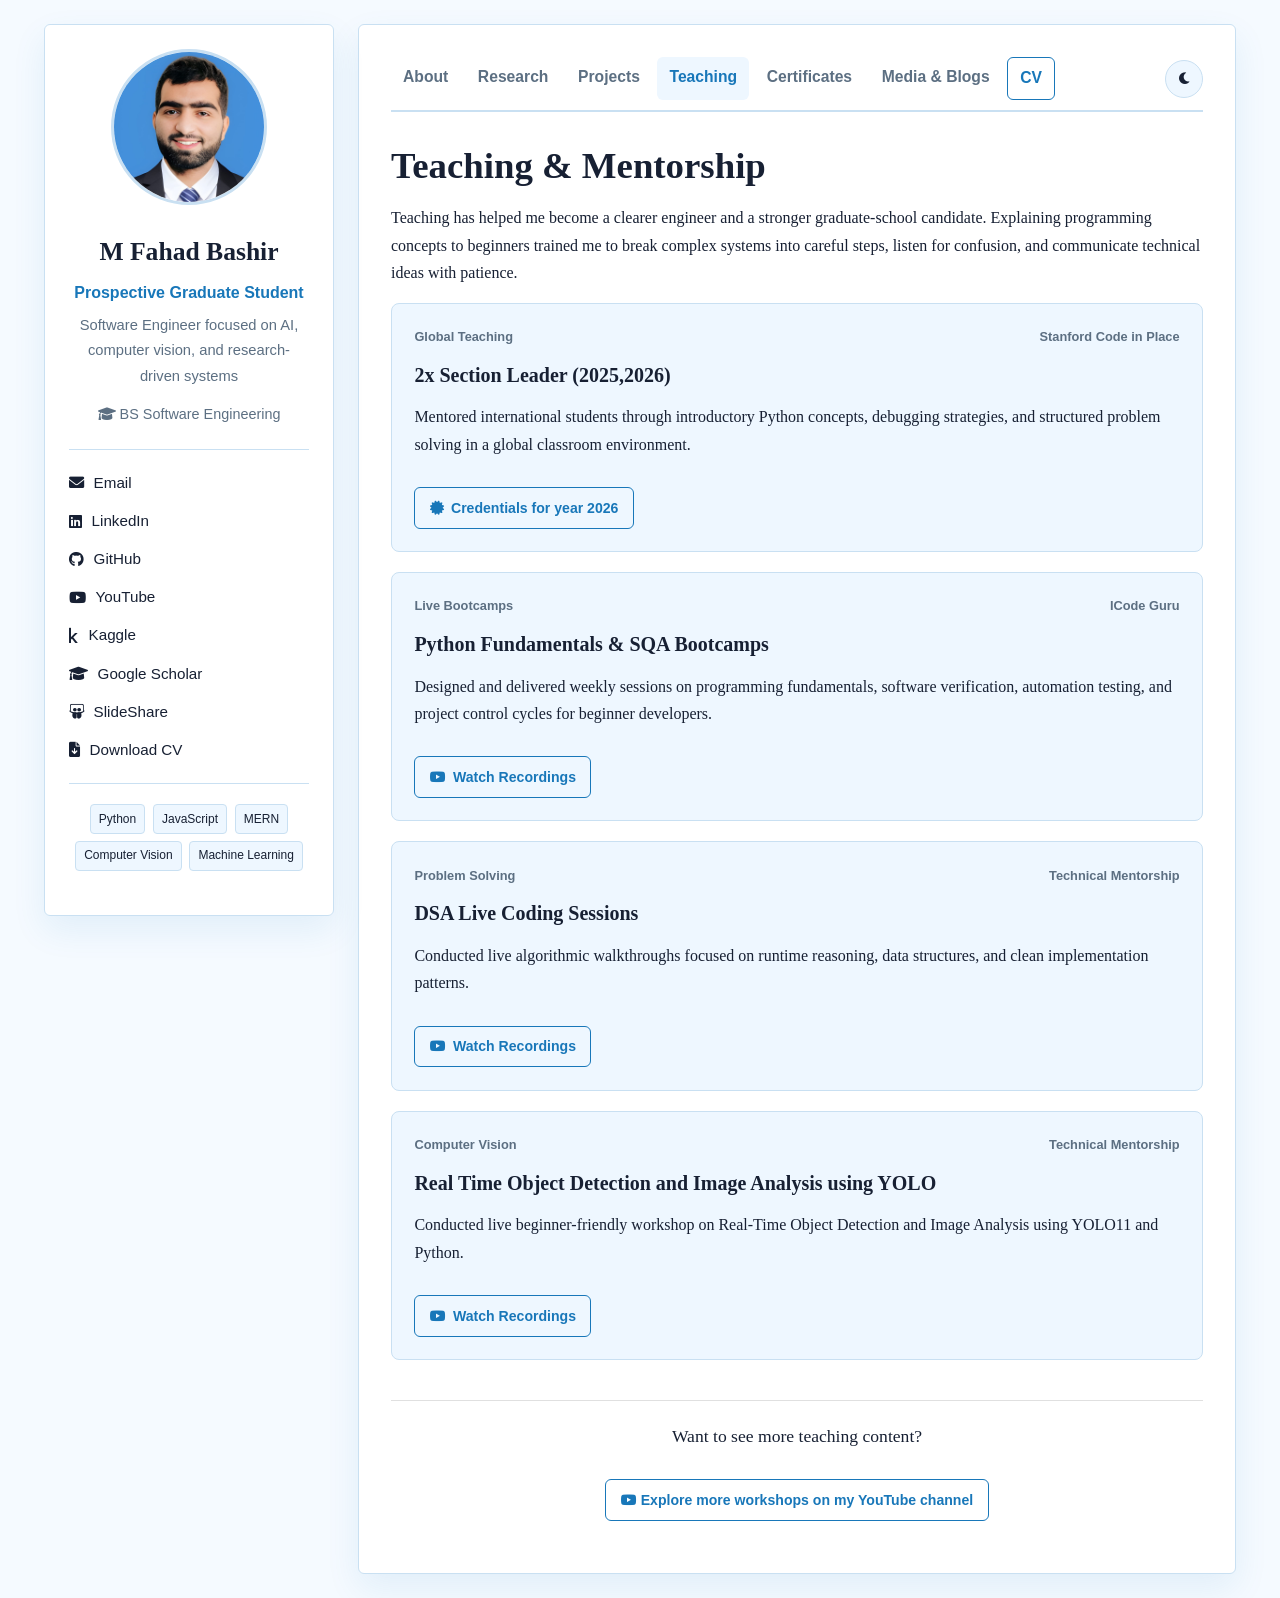
<file: workshops.html>
<!DOCTYPE html>
<html lang="en">
<head>
    <meta charset="UTF-8">
    <meta name="viewport" content="width=device-width, initial-scale=1.0">
    <title>Muhammad Fahad Bashir | Teaching</title>
    <link rel="stylesheet" href="style.css">
    <link rel="stylesheet" href="https://cdnjs.cloudflare.com/ajax/libs/font-awesome/6.0.0/css/all.min.css">
    <script src="script.js" defer></script>

    <!-- Google tag (gtag.js) -->
<script async src="https://www.googletagmanager.com/gtag/js?id=G-B8ZJE2GND9"></script>
<script>
  window.dataLayer = window.dataLayer || [];
  function gtag(){dataLayer.push(arguments);}
  gtag('js', new Date());

  gtag('config', 'G-B8ZJE2GND9');
</script>


</head>
<body>
    <div class="portfolio-container">
        <aside class="sidebar">
            <img src="profile.png" alt="Muhammad Fahad Bashir" class="profile-img">
            <h1>M Fahad Bashir</h1>
            <p class="title">Prospective Graduate Student</p>
            <p class="subtitle">Software Engineer focused on AI, computer vision, and research-driven systems</p>
            <p class="institution"><i class="fas fa-graduation-cap"></i> BS Software Engineering</p>

            <div class="contact-links">
                <a href="mailto:bashirfahad789@gmail.com"><i class="fas fa-envelope"></i> Email</a>
                <a href="https://linkedin.com/in/mfahadbashir" target="_blank" rel="noopener"><i class="fab fa-linkedin"></i> LinkedIn</a>
                <a href="https://github.com/mfahadbashir" target="_blank" rel="noopener"><i class="fab fa-github"></i> GitHub</a>
                <a href="https://www.youtube.com/@mfahadbashir" target="_blank" rel="noopener"><i class="fab fa-youtube"></i> YouTube</a>
                <a href="https://www.kaggle.com/muhammadfahadbashir" target="_blank" rel="noopener"><i class="fab fa-kaggle"></i> Kaggle</a>
                <a href="https://scholar.google.com/citations?view_op=search_authors&mauthors=Muhammad+Fahad+Bashir" target="_blank" rel="noopener"><i class="fas fa-graduation-cap"></i> Google Scholar</a>
                <a href="https://www.slideshare.net/MuhammadFahadBashir3?itemsPerPage=18" target="_blank" rel="noopener"><i class="fab fa-slideshare"></i> SlideShare</a>
                <a href="cv.pdf" download><i class="fas fa-file-arrow-down"></i> Download CV</a>
            </div>

            <div class="tag-cloud">
                <span>Python</span><span>JavaScript</span><span>MERN</span><span>Computer Vision</span><span>Machine Learning</span>
            </div>
        </aside>

        <main class="content-area">
            <nav class="tabs-nav" aria-label="Primary navigation">
                <div class="nav-links">
                    <a href="index.html" class="nav-link">About</a>
                    <a href="research.html" class="nav-link">Research</a>
                    <a href="projects.html" class="nav-link">Projects</a>
                    <a href="workshops.html" class="nav-link active">Teaching</a>
                    <a href="certificates.html" class="nav-link">Certificates</a>
                    <a href="gallery.html" class="nav-link">Media & Blogs</a>
                    <a href="cv.pdf" class="nav-link cv-link" download>CV</a>
                </div>
                <button class="theme-toggle" id="theme-toggle" type="button" aria-label="Toggle color theme">
                    <i class="fas fa-moon mode-icon" aria-hidden="true"></i>
                </button>
            </nav>

            <h2>Teaching & Mentorship</h2>
            <p>Teaching has helped me become a clearer engineer and a stronger graduate-school candidate. Explaining programming concepts to beginners trained me to break complex systems into careful steps, listen for confusion, and communicate technical ideas with patience.</p>

            <div class="item-card">
                <div class="item-meta"><span>Global Teaching</span><span>Stanford Code in Place</span></div>
                <h3>2x Section Leader (2025,2026)</h3>
                <p>Mentored international students through introductory Python concepts, debugging strategies, and structured problem solving in a global classroom environment.</p>
                <a href="https://digitalcredential.stanford.edu/check/45ECF3B1EF56464B0E705F59F9A96CA55BE620C318AA0A3AC2AC118F8AEEA00DQTNnbUVsRzYyb2ZUamVvQVVselp3QWpCa082amx2TzMzQ0F4RjZhcVh5TzQvOWFW" target="_blank" rel="noopener noreferrer" class="btn-action">
                    <i class="fas fa-certificate"></i> Credentials for year 2026
                </a>
            </div>

            <div class="item-card">
                <div class="item-meta"><span>Live Bootcamps</span><span>ICode Guru</span></div>
                <h3>Python Fundamentals & SQA Bootcamps</h3>
                <p>Designed and delivered weekly sessions on programming fundamentals, software verification, automation testing, and project control cycles for beginner developers.</p>
                <a href="https://www.youtube.com/playlist?list=PLAIRSMdFhzoL85q_qap9P3F4Q7BtmZFkg" target="_blank" rel="noopener noreferrer" class="btn-action">
                    <i class="fab fa-youtube"></i> Watch Recordings
                </a>
            </div>

            <div class="item-card">
                <div class="item-meta"><span>Problem Solving</span><span>Technical Mentorship</span></div>
                <h3>DSA Live Coding Sessions</h3>
                <p>Conducted live algorithmic walkthroughs focused on runtime reasoning, data structures, and clean implementation patterns.</p>
                <a href="https://youtube.com/playlist?list=PLAIRSMdFhzoLa9jaEiX8p3iTkeRcjsX6b&si=wPC0MnQFNr7SqWYx" target="_blank" rel="noopener noreferrer" class="btn-action">
                    <i class="fab fa-youtube"></i> Watch Recordings
                </a>
            </div>

            <div class="item-card">
                <div class="item-meta"><span>Computer Vision</span><span>Technical Mentorship</span></div>
                <h3>Real Time Object Detection and Image Analysis using YOLO</h3>
                <p>Conducted live beginner-friendly workshop on Real-Time Object Detection and Image Analysis using YOLO11 and Python.</p>
                <a href="https://www.youtube.com/watch?v=oaAVFo2bmYA" target="_blank" rel="noopener noreferrer" class="btn-action">
                    <i class="fab fa-youtube"></i> Watch Recordings
                </a>
            </div>

            <div class="more-teaching-callout" style="text-align: center; margin-top: 40px; padding: 20px; border-top: 1px solid var(--border-color, #e0e0e0);">
                <p style="font-size: 1.1rem; margin-bottom: 15px;">Want to see more teaching content?</p>
                <a href="https://www.youtube.com/@mfahadbashir45" target="_blank" rel="noopener noreferrer" class="btn-action" style="display: inline-block;">
                    <i class="fab fa-youtube"></i> Explore more workshops on my YouTube channel
                </a>
            </div>

        </main>
    </div>
</body>
</html>
</file>
<file: style.css>
:root {
    --bg-color: #f5faff;
    --panel-bg: #ffffff;
    --panel-soft: #eef7ff;
    --text-main: #172033;
    --text-muted: #5c6f82;
    --accent: #1877b9;
    --accent-strong: #0f5486;
    --border: #c9e0f2;
    --shadow: 0 14px 34px rgba(24, 119, 185, 0.09);
    --font: Georgia, "Times New Roman", Times, serif;
    --ui-font: "Segoe UI", Arial, sans-serif;
}

:root[data-theme="dark"] {
    --bg-color: #08131f;
    --panel-bg: #102033;
    --panel-soft: #172a41;
    --text-main: #edf7ff;
    --text-muted: #b7c9da;
    --accent: #8fd3ff;
    --accent-strong: #c1e8ff;
    --border: #29435c;
    --shadow: 0 18px 45px rgba(0, 0, 0, 0.28);
}

* {
    box-sizing: border-box;
}

body {
    font-family: var(--font);
    background: var(--bg-color);
    color: var(--text-main);
    margin: 0;
    line-height: 1.72;
    min-height: 100vh;
}

a {
    color: inherit;
}

.portfolio-container {
    width: min(100%, 1240px);
    margin: 1.5rem auto;
    padding: 0 1.5rem;
    display: grid;
    grid-template-columns: 290px minmax(0, 1fr);
    gap: 1.5rem;
}

.sidebar,
.content-area {
    background: var(--panel-bg);
    border: 1px solid var(--border);
    border-radius: 6px;
    box-shadow: var(--shadow);
}

.sidebar {
    padding: 1.5rem;
    height: fit-content;
    text-align: center;
    position: sticky;
    top: 1.5rem;
}

.profile-img {
    width: 156px;
    height: 156px;
    border-radius: 50%;
    object-fit: cover;
    margin-bottom: 1rem;
    border: 3px solid var(--border);
}

.sidebar h1 {
    font-size: 1.6rem;
    font-weight: 700;
    margin: 0 0 0.35rem;
}

.title {
    color: var(--accent);
    font-weight: 700;
    font-family: var(--ui-font);
    margin: 0;
}

.subtitle {
    color: var(--text-muted);
    font-size: 0.92rem;
    font-family: var(--ui-font);
    margin: 0.4rem 0 0.8rem;
}

.institution {
    color: var(--text-muted);
    font-size: 0.9rem;
    font-family: var(--ui-font);
    margin: 0 0 1.4rem;
}

.contact-links {
    display: flex;
    flex-direction: column;
    gap: 0.75rem;
    text-align: left;
    border-top: 1px solid var(--border);
    border-bottom: 1px solid var(--border);
    padding: 1.25rem 0;
    margin-bottom: 1.25rem;
}

.contact-links a {
    color: var(--text-main);
    text-decoration: none;
    font-size: 0.95rem;
    font-family: var(--ui-font);
    display: flex;
    align-items: center;
    gap: 0.6rem;
    transition: color 0.2s ease;
}

.contact-links a:hover {
    color: var(--accent);
}

.tag-cloud {
    display: flex;
    flex-wrap: wrap;
    gap: 0.45rem;
    justify-content: center;
    margin: 0.5rem 0 1.25rem;
}

.tag-cloud span {
    background: var(--panel-soft);
    color: var(--text-main);
    font-size: 0.75rem;
    font-family: var(--ui-font);
    padding: 0.22rem 0.52rem;
    border-radius: 4px;
    border: 1px solid var(--border);
}

.theme-toggle {
    width: 38px;
    height: 38px;
    border: 1px solid var(--border);
    background: var(--panel-soft);
    color: var(--text-main);
    border-radius: 50%;
    padding: 0;
    font-family: var(--ui-font);
    font-weight: 600;
    cursor: pointer;
    display: flex;
    align-items: center;
    justify-content: center;
    gap: 0.55rem;
}

.theme-toggle:hover {
    border-color: var(--accent);
    color: var(--accent);
}

.content-area {
    padding: 2rem;
    min-width: 0;
}

.tabs-nav {
    display: flex;
    align-items: center;
    justify-content: space-between;
    gap: 0.5rem;
    border-bottom: 2px solid var(--border);
    margin-bottom: 2rem;
    padding-bottom: 0.6rem;
    overflow-x: auto;
}

.nav-links {
    display: flex;
    gap: 0.35rem;
    overflow-x: auto;
    white-space: nowrap;
}

.nav-link {
    text-decoration: none;
    font-size: 0.98rem;
    font-weight: 600;
    color: var(--text-muted);
    padding: 0.45rem 0.75rem;
    border-radius: 6px;
    font-family: var(--ui-font);
    transition: color 0.2s ease, background 0.2s ease;
}

.nav-link:hover,
.nav-link.active {
    color: var(--accent);
    background: var(--panel-soft);
}

.nav-link.cv-link {
    border: 1px solid var(--accent);
    color: var(--accent);
}

section {
    margin-bottom: 2.25rem;
}

h2 {
    font-size: clamp(1.65rem, 3vw, 2.3rem);
    line-height: 1.2;
    margin: 0 0 1rem;
    font-weight: 700;
}

h3 {
    margin: 0 0 0.7rem;
    font-size: 1.25rem;
    font-weight: 700;
}

h4 {
    margin: 0 0 0.45rem;
    font-size: 1.05rem;
}

p {
    margin-top: 0;
}

.eyebrow {
    color: var(--accent);
    font-size: 0.8rem;
    font-weight: 800;
    letter-spacing: 0;
    text-transform: uppercase;
    margin-bottom: 0.55rem;
    font-family: var(--ui-font);
}

.intro-section {
    border-bottom: 1px solid var(--border);
    padding-bottom: 1.5rem;
}

.highlights-grid {
    display: grid;
    grid-template-columns: repeat(3, minmax(0, 1fr));
    gap: 1rem;
    margin-top: 1rem;
}

.achievement-strip {
    display: grid;
    grid-template-columns: repeat(3, minmax(0, 1fr));
    gap: 1rem;
}

.achievement-card {
    background: linear-gradient(180deg, rgba(24, 119, 185, 0.12), rgba(24, 119, 185, 0.04));
    border: 1px solid var(--border);
    border-top: 4px solid var(--accent);
    border-radius: 8px;
    padding: 1.2rem;
}

.achievement-source {
    display: inline-flex;
    align-items: center;
    color: var(--accent-strong);
    background: var(--panel-bg);
    border: 1px solid var(--border);
    border-radius: 999px;
    padding: 0.16rem 0.55rem;
    margin-bottom: 0.7rem;
    font-family: var(--ui-font);
    font-size: 0.75rem;
    font-weight: 800;
    text-transform: uppercase;
}

.achievement-card p {
    color: var(--text-muted);
    margin-bottom: 0;
}

.highlight-badge,
.item-card {
    background: var(--panel-soft);
    border: 1px solid var(--border);
    border-radius: 8px;
}

.highlight-badge {
    padding: 1.2rem 1rem;
    text-align: center;
}

.badge-icon {
    font-size: 1.45rem;
    color: var(--accent);
    margin-bottom: 0.5rem;
}

.highlight-badge h4 {
    margin: 0 0 0.35rem;
    font-size: 0.98rem;
}

.highlight-badge p {
    margin: 0;
    font-size: 0.86rem;
    color: var(--text-muted);
}

.scrollable-news-container {
    max-height: 220px;
    overflow-y: auto;
    border: 1px solid var(--border);
    border-radius: 8px;
    padding: 0.4rem 1rem;
    background: var(--panel-soft);
}

.scrollable-news-container::-webkit-scrollbar {
    width: 8px;
}

.scrollable-news-container::-webkit-scrollbar-track {
    background: transparent;
}

.scrollable-news-container::-webkit-scrollbar-thumb {
    background: var(--border);
    border-radius: 999px;
}

.news-feed-item {
    padding: 0.8rem 0;
    border-bottom: 1px solid var(--border);
    display: flex;
    align-items: flex-start;
    gap: 1rem;
}

.news-feed-item:last-child {
    border-bottom: none;
}

.news-tag {
    flex: 0 0 auto;
    min-width: 72px;
    text-align: center;
    font-size: 0.7rem;
    font-weight: 800;
    text-transform: uppercase;
    padding: 0.2rem 0.55rem;
    border-radius: 999px;
    color: #ffffff;
    background: var(--accent);
    font-family: var(--ui-font);
}

.news-tag.milestone {
    background: #23815c;
}

.news-tag.project {
    background: #7c3aed;
}

.news-tag.event {
    background: #c85a14;
}

.news-date {
    flex: 0 0 86px;
    color: var(--accent-strong);
    font-family: var(--ui-font);
    font-size: 0.82rem;
    font-weight: 800;
}

.news-feed-item p {
    margin: 0;
}

.news-link-pending {
    color: var(--text-muted);
    font-family: var(--ui-font);
    font-size: 0.78rem;
    font-weight: 700;
}

.item-card {
    padding: 1.4rem;
    margin-bottom: 1.25rem;
}

.item-meta {
    display: flex;
    justify-content: space-between;
    gap: 1rem;
    font-size: 0.8rem;
    color: var(--text-muted);
    font-weight: 700;
    margin-bottom: 0.6rem;
    font-family: var(--ui-font);
}

.authors,
.venue {
    margin: 0.2rem 0;
    font-size: 0.95rem;
}

.venue {
    color: var(--text-muted);
}

.project-note {
    color: var(--text-muted);
    background: var(--panel-bg);
    border-left: 3px solid var(--accent);
    padding: 0.75rem 0.85rem;
    border-radius: 0 6px 6px 0;
    margin-top: 0.85rem;
}

.compact-list {
    padding-left: 1.2rem;
    margin: 0;
}

.compact-list li {
    margin-bottom: 0.45rem;
}

.btn-action {
    display: inline-flex;
    align-items: center;
    gap: 0.45rem;
    text-decoration: none;
    font-size: 0.88rem;
    padding: 0.48rem 0.9rem;
    border: 1px solid var(--accent);
    color: var(--accent);
    border-radius: 6px;
    font-weight: 700;
    margin-top: 0.8rem;
    font-family: var(--ui-font);
    transition: background 0.2s ease, color 0.2s ease;
}

.btn-action:hover {
    background: var(--accent);
    color: #ffffff;
}

.btn-action.disabled {
    border-color: var(--border);
    color: var(--text-muted);
    cursor: default;
}

.btn-action.disabled:hover {
    background: transparent;
    color: var(--text-muted);
}

.btn-action.youtube-btn {
    border-color: #dc3545;
    color: #dc3545;
}

.btn-action.youtube-btn:hover {
    background: #dc3545;
    color: #ffffff;
}

.media-grid {
    display: grid;
    grid-template-columns: repeat(2, minmax(0, 1fr));
    gap: 1.25rem;
    margin-top: 1.4rem;
}

.media-wrapper {
    position: relative;
    border-radius: 8px;
    overflow: hidden;
    border: 1px solid var(--border);
    aspect-ratio: 4 / 3;
    background: var(--panel-soft);
}

.media-wrapper img {
    width: 100%;
    height: 100%;
    object-fit: cover;
    display: block;
    transition: transform 0.3s ease, opacity 0.3s ease;
}

.media-overlay {
    position: absolute;
    inset: auto 0 0;
    background: linear-gradient(transparent, rgba(0, 0, 0, 0.86));
    padding: 2rem 1rem 1rem;
    color: #ffffff;
}

.media-overlay h5 {
    margin: 0 0 0.25rem;
    font-size: 1.05rem;
}

.media-overlay p {
    margin: 0;
    font-size: 0.82rem;
    color: #e5e7eb;
}

.media-wrapper:hover img {
    transform: scale(1.04);
    opacity: 0.82;
}

.placeholder-media {
    display: grid;
    place-items: center;
    background:
        linear-gradient(135deg, rgba(24, 119, 185, 0.11), transparent),
        var(--panel-soft);
}

.placeholder-icon {
    color: var(--accent);
    font-size: 2.4rem;
    opacity: 0.85;
}

.blog-list {
    display: grid;
    gap: 1rem;
}

.blog-card {
    background: var(--panel-soft);
    border: 1px solid var(--border);
    border-radius: 8px;
    padding: 1.25rem;
}

.resource-grid {
    display: grid;
    grid-template-columns: repeat(2, minmax(0, 1fr));
    gap: 1rem;
    margin-top: 1rem;
}

.resource-card {
    display: grid;
    grid-template-columns: auto 1fr;
    column-gap: 0.85rem;
    row-gap: 0.18rem;
    align-items: start;
    background: var(--panel-soft);
    border: 1px solid var(--border);
    border-radius: 8px;
    padding: 1rem;
    color: var(--text-main);
    text-decoration: none;
    transition: border-color 0.2s ease, transform 0.2s ease;
}

.resource-card:hover {
    border-color: var(--accent);
    transform: translateY(-2px);
}

.resource-card i {
    color: var(--accent);
    font-size: 1.2rem;
    margin-top: 0.18rem;
}

.resource-card span {
    font-weight: 700;
}

.resource-card small {
    grid-column: 2;
    color: var(--text-muted);
    font-family: var(--ui-font);
    line-height: 1.45;
}

@media (max-width: 900px) {
    .portfolio-container {
        grid-template-columns: 1fr;
        margin: 0;
        padding: 1rem;
    }

    .sidebar {
        position: static;
    }

    .highlights-grid,
    .achievement-strip,
    .media-grid,
    .resource-grid {
        grid-template-columns: 1fr;
    }

    .content-area {
        padding: 1.25rem;
    }
}

@media (max-width: 560px) {
    .portfolio-container {
        padding: 0.75rem;
    }

    .news-feed-item,
    .item-meta {
        flex-direction: column;
        gap: 0.45rem;
    }

    .news-tag {
        min-width: 0;
        width: fit-content;
    }

    .media-wrapper img.cert-img {
    width: 100%;
    height: 100%;
    object-fit: cover; /* Ensures the certificate image scales neatly without distortion */
    display: block;
    transition: transform 0.3s ease, opacity 0.3s ease;
}

/* Text-Based Certificate List Styling */
.cert-text-list {
    list-style: none;
    padding: 0;
    margin: 1rem 0 0 0;
}

.cert-text-list li {
    padding: 0.75rem 0.5rem;
    border-bottom: 1px dashed var(--border-color);
    display: flex;
    align-items: center;
    gap: 0.75rem;
    font-size: 0.95rem;
}

.cert-text-list li:last-child {
    border-bottom: none;
}

.cert-text-list a {
    color: var(--text-main);
    text-decoration: none;
    font-weight: 500;
    transition: color 0.2s ease;
}

.cert-text-list a:hover {
    color: var(--accent);
    text-decoration: underline;
}

.list-icon {
    font-size: 0.85rem;
    color: var(--text-muted);
}

.cert-vendor {
    color: var(--text-muted);
    font-size: 0.85rem;
    margin-left: auto; /* Cleanly pushes the vendor name to the far right side */
}

}
</file>
